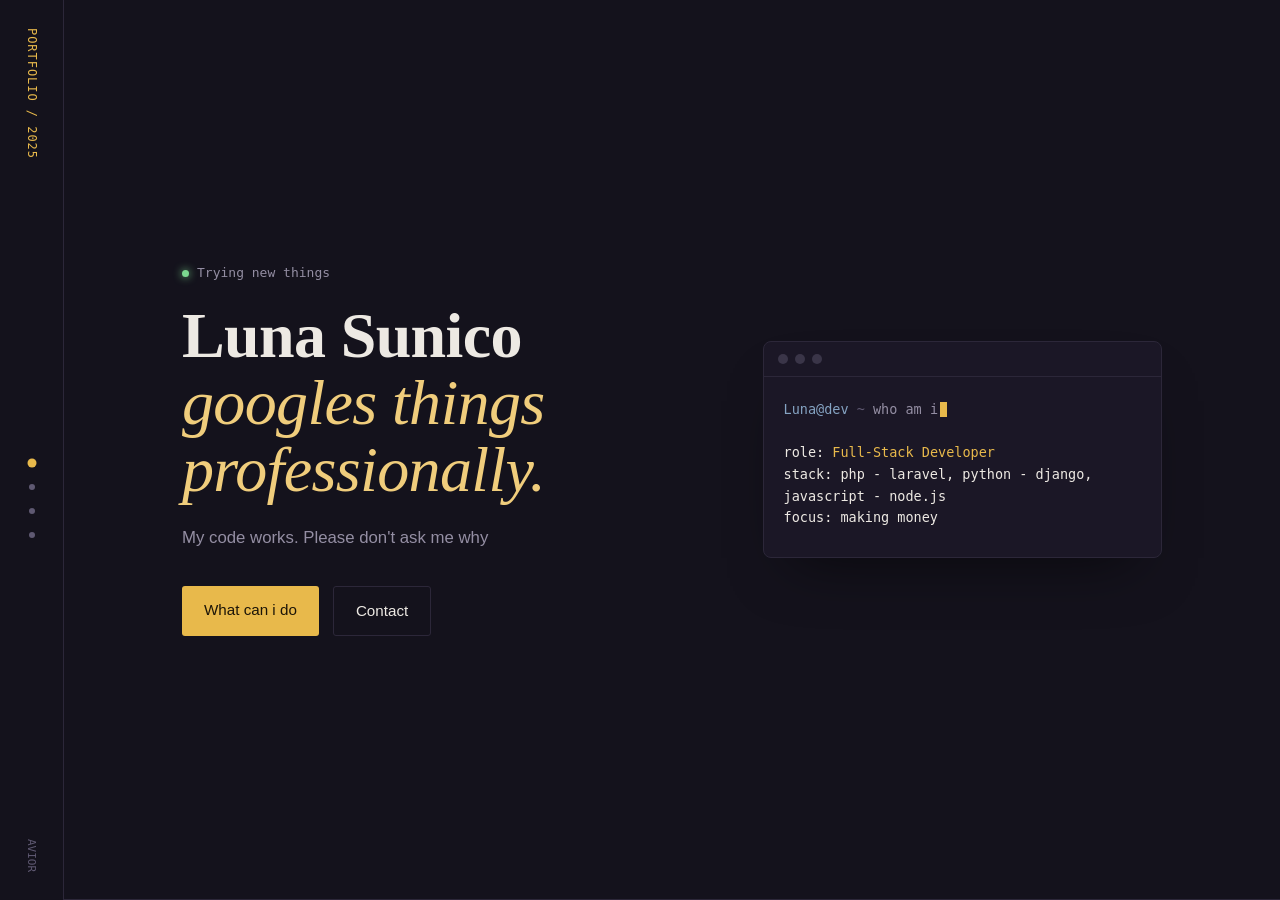
<file: index.html>
<!DOCTYPE html>
<html lang="en">
<head>
<meta charset="UTF-8">
<meta name="viewport" content="width=device-width, initial-scale=1.0">
<title>Luna Sunico — Portfolio</title>
<link rel="stylesheet" href="ooof.css">
</head>

<body>

<div class="shell">
  <nav class="rail" aria-label="Section index">
    <span class="rail-mark">PORTFOLIO / 2025</span>
    <div class="rail-dots">
      <button data-target="hero" class="active" aria-label="Go to Intro"></button>
      <button data-target="about" aria-label="Go to About"></button>
      <button data-target="projects" aria-label="Go to Projects"></button>
      <button data-target="contact" aria-label="Go to Contact"></button>
    </div>
    <span class="rail-foot">AVIOR</span>
  </nav>

  <div class="snap" id="snap">

    <section id="hero">
      <div class="wrap">
        <div>
          <p class="hero-eyebrow"><span class="dot"></span>Trying new things</p>
          <h1 class="name">Luna Sunico<br><em>googles things professionally.</em></h1>
          <p class="hero-desc">My code works. Please don't ask me why</p>
          <div class="hero-actions">
            <a class="btn btn-primary" href="#projects">What can i do</a>
            <a class="btn btn-ghost" href="#contact">Contact</a>
          </div>
        </div>
        <div class="terminal" aria-hidden="true">
          <div class="terminal-bar"><span></span><span></span><span></span></div>
          <div class="terminal-body">
            <div><span class="prompt">Luna@dev</span><span class="muted"> ~ </span><span class="type-line"> who am i</span><span class="caret"></span></div>
            <br>
            <div class="out">role: <span style="color:var(--accent)">Full-Stack Developer</span></div>
            <div class="out">stack: php - laravel, python - django, javascript - node.js</div>
            <div class="out">focus: making money</div>
          </div>
        </div>
      </div>
    </section>

    <section id="about">
      <div class="wrap">
        <div>
          <p class="label">01 / About</p>
        </div>
        <div>
          <div class="about-copy">
            <p>I specialize in turning caffeine and Stack Overflow answers into functional software, mostly by hitting save until all the red squiggly lines disappear.</p>
            <p>Off the clock, I spend my time rewriting my personal portfolio for the fifth time and turning ideas into solutions.</p>
            <p>All kidding aside, here are my core skills</p>
          </div>
          <div class="skills">
            <span class="skill">Laravel</span>
            <span class="skill">PHP</span>
            <span class="skill">Django</span>
            <span class="skill">Node.js</span>
            <span class="skill">Python</span>
            <span class="skill">API</span>
            <span class="skill">MySQL</span>
          </div>
        </div>
      </div>
    </section>

    <section id="projects">
      <div class="wrap">
        <p class="label">02 / Projects</p>
        <div class="project-list">
          <a class="project" href="https://www.technology1.com/digital-transformation/education" target="_blank" rel="noopener">
            <span class="project-path">~/proj/01</span>
            <div>
              <h3 class="project-title">Software Engineer</h3>
              <p class="project-summary">I develop and maintain the core backend architecture for our cloud-hosted enterprise SaaS ERP solutions.</p>
              <div class="project-tags"><span>C#</span><span>Go</span><span>Terraform</span><span>Python</span></div>
            </div>
            <span class="project-link">View →</span>
          </a>
          <a class="project" href="https://dxc.com/" target="_blank" rel="noopener">
            <span class="project-path">~/proj/02</span>
            <div>
              <h3 class="project-title">IT Specialist</h3>
              <p class="project-summary">Manages hybrid, public, and private cloud environments, data architectures, and workplace technology solutions.</p>
              <div class="project-tags"><span>YAML</span><span>Pyspark</span><span>Powershell</span></div>
            </div>
            <span class="project-link">View →</span>
          </a>
          <a class="project" href="https://www.taskus.com/services/agentic-ai/" target="_blank" rel="noopener">
            <span class="project-path">~/proj/03</span>
            <div>
              <h3 class="project-title">AI tech</h3>
              <p class="project-summary">Offers data labeling, annotation, and data validation to help companies build and refine artificial intelligence and autonomous systems.</p>
              <div class="project-tags"><span>Pydantic</span><span>TypeScript</span><span>HTML</span></div>
            </div>
            <span class="project-link">View →</span>
          </a>
        </div>
      </div>
    </section>

    <section id="contact">
      <div class="wrap">
        <p class="label">03 / Contact</p>
        <h2 class="contact-head">Thank you for visiting my portfolio! I'm configured for 99.9% uptime whenever you are ready to connect.</h2>
        <div class="contact-links">
          <a href="mailto:aviorcy@gmail.com">aviorcy@gmail.com</a>
          <a href="https://github.com/aviorcy-design">GitHub</a>
          <a href="https://www.facebook.com/luna.aviory">Facebook</a>
          <a href="film.html">Resume</a>
        </div>
        <footer>© 2025 Luna Sunico. Built by hand.</footer>
      </div>
    </section>

  </div>
</div>

<script>
  // Sync the rail dots with whichever section is currently snapped into view,
  // and let clicking a dot scroll to that section.
  const snapEl = document.getElementById('snap');
  const sections = [...document.querySelectorAll('section')];
  const dots = [...document.querySelectorAll('.rail-dots button')];

  dots.forEach(dot => {
    dot.addEventListener('click', () => {
      const target = document.getElementById(dot.dataset.target);
      if (target) target.scrollIntoView({ behavior: 'smooth' });
    });
  });

  if ('IntersectionObserver' in window) {
    const io = new IntersectionObserver((entries) => {
      entries.forEach(entry => {
        if (entry.isIntersecting) {
          const id = entry.target.id;
          dots.forEach(d => d.classList.toggle('active', d.dataset.target === id));
        }
      });
    }, { root: snapEl, threshold: 0.6 });
    sections.forEach(s => io.observe(s));
  }
</script>

</body>
</html>
</file>
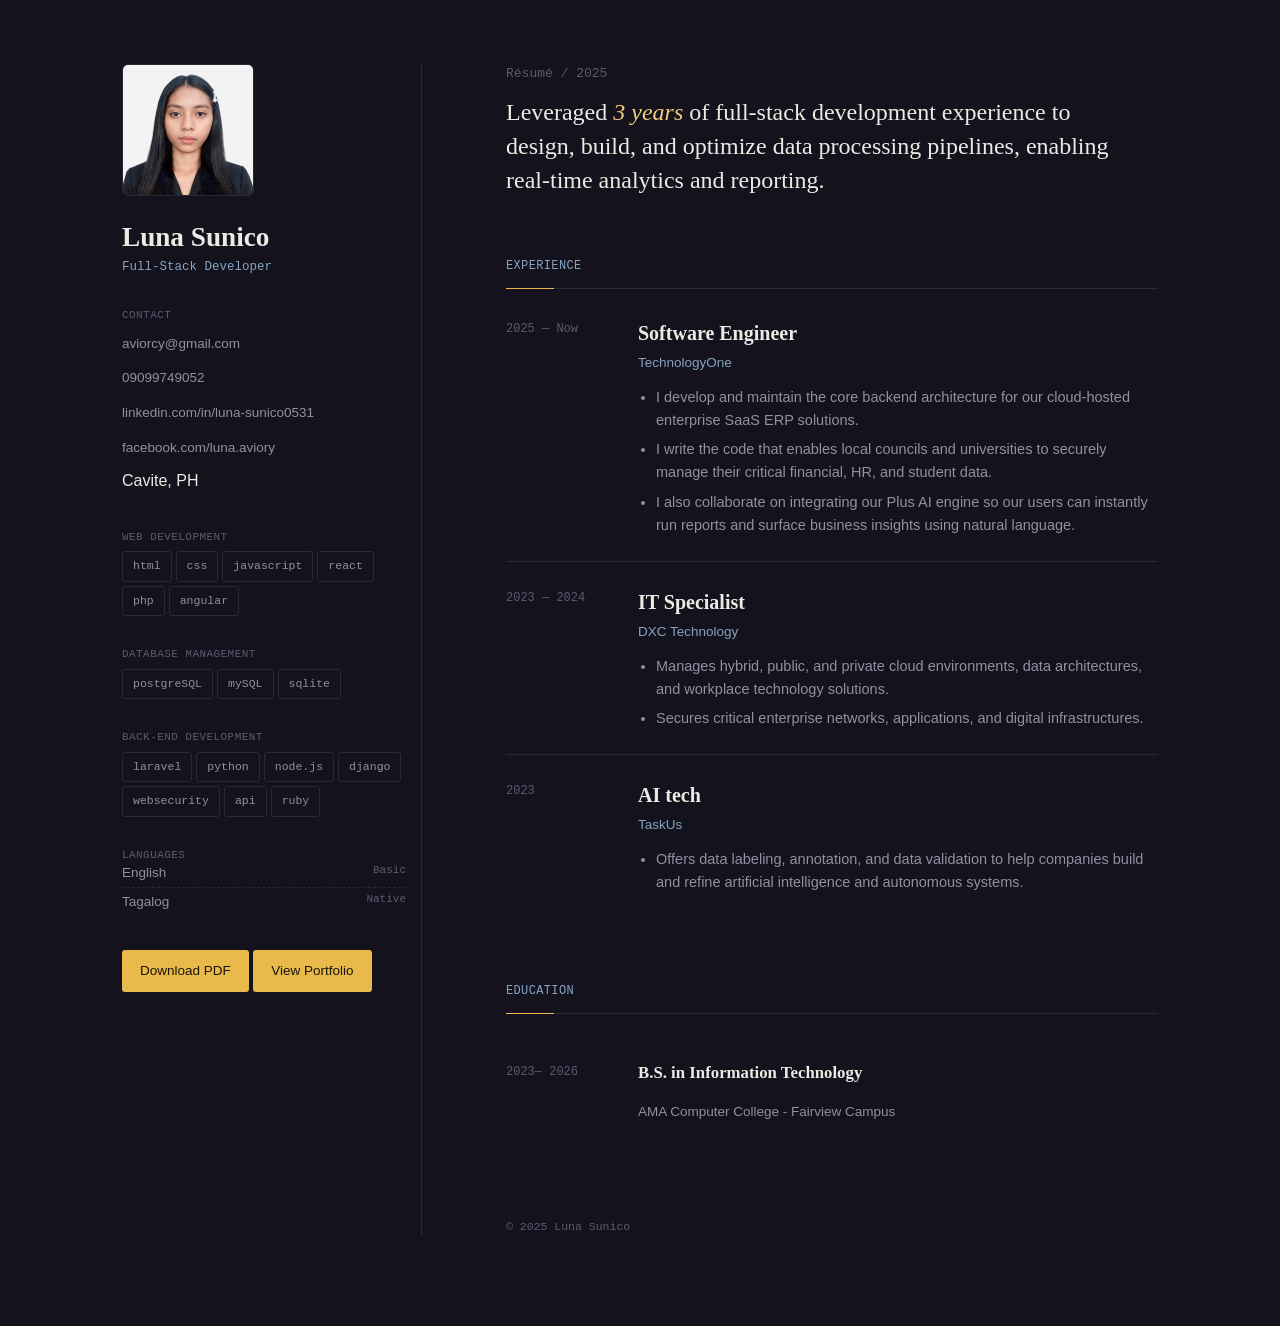
<file: film.html>
<!DOCTYPE html>
<html lang="en">
<head>
    <meta charset="UTF-8">
    <meta name="viewport" content="width=device-width, initial-scale=1.0">
    <title>Luna Sunico — Résumé</title>
    <link rel="stylesheet" href="film.css">

</head>
<body>
  <div class="container">
    <div class="background"></div>
    <div class="overlay"></div>
  </div>
<div class="page">

  <aside class="sidebar">
    <div class="avatar" tabindex="0">
      <div class="flip-inner">
        <div class="flip-face flip-front">
          <img src="Resumeformal.jpg" alt="Luna Sunico">
        </div>
        <div class="flip-face flip-back">
          <img src="ChibiResume.png" alt="Luna Sunico">
        </div>
      </div>
    </div>

    <h1 class="side-name">Luna Sunico</h1>
    <p class="side-role">Full-Stack Developer</p>

   <div class="side-block">
      <p class="side-label">CONTACT</p>
      <ul class="contact-list">
        <li><a href="mailto:aviorcy@gmail.com">aviorcy@gmail.com</a></li>
        <li><a href="tel:+639099749052">09099749052</a></li>
        <li><a href="https://linkedin.com/in/luna-sunico0531" target="_blank">linkedin.com/in/luna-sunico0531</a></li>
        <li><a href="https://www.facebook.com/luna.aviory" target="_blank">facebook.com/luna.aviory</a></li>
        <li>Cavite, PH</li>
      </ul>
    </div>

     <div class="side-1block">
      <p class="side-label">WEB DEVELOPMENT</p>
      <div class="skill-list">
        <span>html</span>
        <span>css</span>
        <span>javascript</span>
        <span>react</span>
        <span>php</span>
        <span>angular</span>
      </div>


    <div class="side-2block">
      <p class="side-label">DATABASE MANAGEMENT</p>
      <div class="skill-list">
        <span>postgreSQL</span>
        <span>mySQL</span>
        <span>sqlite</span>
      </div>


       <div class="side-3block">
      <p class="side-label">BACK-END DEVELOPMENT</p>
      <div class="skill-list">
        <span>laravel</span>
        <span>python</span>
        <span>node.js</span>
        <span>django</span>
        <span>websecurity</span>
        <span>api</span>
        <span>ruby</span>
      </div>


    <div class="side-block">
      <p class="side-label">LANGUAGES</p>
      <ul class="lang-list">
        <li>English <em>Basic</em></li>
        <li>Tagalog <em>Native</em></li>
      </ul>
    </div>

    <a class="downloadBtn" href="whatisgoingonresume.pdf" download="Luna_Sunico_Resume.pdf"> Download PDF</a>
   <a class="downloadBtn" href="index.html" target="_blank" rel="noopener noreferrer"> View Portfolio</a>
  </aside>
  
  <main class="main">
    <p class="intro-line">Résumé / 2025</p>
    <p class="summary"> Leveraged  <em>3 years</em> of full-stack development experience to design, build, and optimize data processing pipelines, enabling real-time analytics and reporting.</p>

    <section class="timeline">
      <p class="section-title">EXPERIENCE</p>

      <div class="entry reveal">
        <div class="entry-date">2025 — Now</div>
        <div>
          <h3 class="entry-role">Software Engineer</h3>
          <p class="entry-org">TechnologyOne</p>
          <ul>
            <li>I develop and maintain the core backend architecture for our cloud-hosted enterprise SaaS ERP solutions.</li>
            <li>I write the code that enables local councils and universities to securely manage their critical financial, HR, and student data.</li>
            <li>I also collaborate on integrating our Plus AI engine so our users can instantly run reports and surface business insights using natural language.</li>
          </ul>
        </div>
      </div>

      <div class="entry reveal">
        <div class="entry-date">2023 — 2024</div>
        <div>
          <h3 class="entry-role">IT Specialist</h3>
          <p class="entry-org"> DXC Technology</p>
          <ul>
            <li>Manages hybrid, public, and private cloud environments, data architectures, and workplace technology solutions.</li>
            <li>Secures critical enterprise networks, applications, and digital infrastructures.</li>
          </ul>
        </div>
      </div>

      <div class="entry reveal">
        <div class="entry-date">2023</div>
        <div>
          <h3 class="entry-role">AI tech</h3>
          <p class="entry-org">TaskUs</p>
          <ul>
            <li>Offers data labeling, annotation, and data validation to help companies build and refine artificial intelligence and autonomous systems.</li>
          </ul>
        </div>
      </div>
    </section>

    <section class="timeline">
      <p class="section-title">EDUCATION</p>

      <div class="edu-entry reveal">
        <div class="entry-date">2023— 2026</div>
        <div>
          <h3 class="edu-degree">B.S. in Information Technology</h3>
          <p class="edu-school">AMA Computer College - Fairview Campus</p>
        </div>
      </div>  
    </section>


    <footer>© 2025 Luna Sunico</footer>
  </main>

  <script>
  const revealEls = document.querySelectorAll('.reveal');
  if ('IntersectionObserver' in window && !window.matchMedia('(prefers-reduced-motion: reduce)').matches) {
    const io = new IntersectionObserver((entries) => {
      entries.forEach((entry, i) => {
        if (entry.isIntersecting) {
          setTimeout(() => entry.target.classList.add('in-view'), i * 60);
          io.unobserve(entry.target);
        }
      });
    }, { threshold: 0.15, rootMargin: '0px 0px -40px 0px' });
    revealEls.forEach(el => io.observe(el));
  } else {
    revealEls.forEach(el => el.classList.add('in-view'));
  }
</script>

</body>
</html>
</file>
<file: ooof.css>
:root{
    --bg: #14121c;
    --panel: #1b1726;
    --text: #ede9e3;
    --text-dim: #948ea3;
    --text-faint: #5f5972;
    --accent: #e8b94b;
    --accent-soft: #f0cd7c;
    --accent-2: #85a3c2;
    --line: #2c2739;
    --serif: 'Fraunces', serif;
    --sans: 'Inter', sans-serif;
    --mono: 'JetBrains Mono', monospace;
  }

  *{ box-sizing: border-box; }

  html, body{
    height: 100%;
    margin: 0;
    overflow: hidden;
  }

  body{
    background: var(--bg);
    color: var(--text);
    font-family: var(--sans);
    line-height: 1.6;
    -webkit-font-smoothing: antialiased;
  }
  a{ color: inherit; }
  ::selection{ background: var(--accent); color: var(--bg); }

  @media (prefers-reduced-motion: reduce){
    *{ animation-duration: 0.001ms !important; transition-duration: 0.001ms !important; }
    .snap{ scroll-behavior: auto !important; }
  }
  a:focus-visible, button:focus-visible{ outline: 2px solid var(--accent); outline-offset: 3px; }

  @keyframes fadeUp{
    from{ opacity: 0; transform: translateY(16px); }
    to{ opacity: 1; transform: translateY(0); }
  }
  @keyframes blink{ 50%{ opacity: 0; } }
  @keyframes type{ to { width: 27ch; } }

  .shell{
    height: 100%;
    display: grid;
    grid-template-columns: 64px 1fr;
  }

  .rail{
    height: 100%;
    display: flex;
    flex-direction: column;
    align-items: center;
    justify-content: space-between;
    padding: 28px 0;
    border-right: 1px solid var(--line);
  }
  .rail-mark{
    font-family: var(--mono);
    font-size: 12px;
    color: var(--accent);
    writing-mode: vertical-rl;
    letter-spacing: 0.08em;
  }
  .rail-dots{ display: flex; flex-direction: column; gap: 18px; }
  .rail-dots button{
    width: 6px; height: 6px;
    border-radius: 50%;
    background: var(--text-faint);
    border: none;
    padding: 0;
    cursor: pointer;
    transition: background 0.2s ease, transform 0.2s ease;
  }
  .rail-dots button.active,
  .rail-dots button:hover,
  .rail-dots button:focus-visible{
    background: var(--accent);
    transform: scale(1.5);
  }
  .rail-foot{
    font-family: var(--mono);
    font-size: 11px;
    color: var(--text-faint);
    writing-mode: vertical-rl;
  }

  .snap{
    height: 100%;
    overflow-y: scroll;
    scroll-snap-type: y mandatory;
    scroll-behavior: smooth;
  }

  section{
    height: 100vh;
    scroll-snap-align: start;
    scroll-snap-stop: always;
    display: flex;
    flex-direction: column;
    justify-content: center;
    padding: 0 48px;
    border-bottom: 1px solid var(--line);
  }

  .wrap{ max-width: 980px; margin: 0 auto; width: 100%; }

  .label{
    font-family: var(--mono);
    font-size: 13px;
    color: var(--accent-2);
    margin: 0 0 18px;
  }

  #hero .wrap{
    display: grid;
    grid-template-columns: 1.2fr 0.9fr;
    gap: 48px;
    align-items: center;
  }
  .hero-eyebrow{
    font-family: var(--mono);
    font-size: 13px;
    color: var(--text-dim);
    margin: 0 0 20px;
    animation: fadeUp 0.6s ease both;
  }
  .hero-eyebrow .dot{
    display:inline-block; width:7px; height:7px; border-radius:50%;
    background: #7bd88f; margin-right: 8px; box-shadow: 0 0 8px #7bd88f;
  }
  h1.name{
    font-family: var(--serif);
    font-weight: 600;
    font-size: clamp(2.4rem, 5vw, 4rem);
    line-height: 1.04;
    margin: 0 0 22px;
    letter-spacing: -0.01em;
    animation: fadeUp 0.7s ease 0.08s both;
  }
  h1.name em{ font-style: italic; font-weight: 500; color: var(--accent-soft); }
  .hero-desc{
    font-size: 1.05rem;
    color: var(--text-dim);
    max-width: 46ch;
    margin: 0 0 34px;
    animation: fadeUp 0.7s ease 0.16s both;
  }
  .hero-actions{ display: flex; gap: 14px; flex-wrap: wrap; animation: fadeUp 0.7s ease 0.24s both; }

  .btn{
    font-family: var(--sans);
    font-weight: 500;
    font-size: 0.95rem;
    padding: 12px 22px;
    border-radius: 3px;
    text-decoration: none;
    display: inline-block;
    transition: transform 0.15s ease, background 0.15s ease, border-color 0.15s ease;
  }
  .btn-primary{ background: var(--accent); color: #1c1508; }
  .btn-primary:hover{ transform: translateY(-1px); background: var(--accent-soft); }
  .btn-ghost{ border: 1px solid var(--line); color: var(--text); }
  .btn-ghost:hover{ border-color: var(--accent-2); transform: translateY(-1px); }

  .terminal{
    background: var(--panel);
    border: 1px solid var(--line);
    border-radius: 8px;
    overflow: hidden;
    box-shadow: 0 30px 60px -30px rgba(0,0,0,0.6);
    animation: fadeUp 0.7s ease 0.2s both;
  }
  .terminal-bar{ display:flex; gap:7px; padding: 12px 14px; border-bottom: 1px solid var(--line); }
  .terminal-bar span{ width:10px; height:10px; border-radius:50%; background: #3a3548; }
  .terminal-body{ padding: 22px 20px 28px; font-family: var(--mono); font-size: 13.5px; color: var(--text-dim); }
  .terminal-body .prompt{ color: var(--accent-2); }
  .terminal-body .out{ color: var(--text); }
  .terminal-body .muted{ color: var(--text-faint); }
  .caret{ display:inline-block; width: 7px; height: 15px; background: var(--accent); margin-left: 2px; animation: blink 1.1s steps(1) infinite; vertical-align: text-bottom; }
  .type-line{ overflow: hidden; white-space: nowrap; width: 0; animation: type 1.4s steps(28) 0.5s forwards; }

  #about .wrap{ display: grid; grid-template-columns: 0.8fr 1.2fr; gap: 56px; }
  .about-copy p{ font-size: 1.02rem; color: var(--text-dim); max-width: 62ch; margin: 0 0 18px; }
  .about-copy strong{ color: var(--text); font-weight: 600; }
  .skills{ display: flex; flex-wrap: wrap; gap: 10px; margin-top: 28px; }
  .skill{
    font-family: var(--mono); font-size: 12.5px; color: var(--text-dim);
    border: 1px solid var(--line); padding: 6px 12px; border-radius: 3px;
    transition: transform 0.18s ease, color 0.18s ease, border-color 0.18s ease;
  }
  .skill:hover{ transform: translateY(-2px); color: var(--accent-soft); border-color: var(--accent-2); }

  .project-list{ border-top: 1px solid var(--line); }
  .project{
    border-bottom: 1px solid var(--line);
    padding: 22px 0;
    display: grid;
    grid-template-columns: 120px 1fr auto;
    gap: 20px;
    align-items: start;
    cursor: pointer;
    text-decoration: none;
    color: inherit;
    transition: transform 0.2s ease;
  }
  .project:hover{ transform: translateX(4px); }
  .project-path{ font-family: var(--mono); font-size: 12px; color: var(--text-faint); padding-top: 4px; }
  .project-title{ font-family: var(--serif); font-size: 1.3rem; font-weight: 600; margin: 0 0 6px; transition: color 0.15s ease; }
  .project:hover .project-title{ color: var(--accent-soft); }
  .project-summary{ color: var(--text-dim); max-width: 58ch; margin: 0; font-size: 0.94rem; }
  .project-tags{ display:flex; gap:8px; margin-top: 10px; flex-wrap: wrap; }
  .project-tags span{ font-family: var(--mono); font-size: 11px; color: var(--accent-2); }
  .project-tags span::before{ content: '#'; opacity: 0.6; margin-right: 2px; }
  .project-link{ font-family: var(--mono); font-size: 12px; color: var(--text-dim); align-self: center; white-space: nowrap; padding-top: 4px; }
  .project:hover .project-link{ color: var(--accent); }

  .contact-head{
    font-family: var(--serif);
    font-weight: 600;
    font-size: clamp(1.9rem, 3.8vw, 2.9rem);
    max-width: 18ch;
    margin: 0 0 30px;
    line-height: 1.1;
  }
  .contact-links{ display: flex; gap: 8px; flex-wrap: wrap; font-family: var(--mono); font-size: 14px; }
  .contact-links a{
    text-decoration: none; color: var(--text-dim);
    border: 1px solid var(--line); padding: 10px 16px; border-radius: 3px;
    transition: color 0.15s ease, border-color 0.15s ease;
  }
  .contact-links a:hover{ color: var(--accent); border-color: var(--accent-2); }
  footer{ margin-top: 40px; font-family: var(--mono); font-size: 11px; color: var(--text-faint); }

  @media (max-width: 860px){
    html, body{ overflow: auto; }
    .shell{ grid-template-columns: 1fr; }
    .rail{ display: none; }
    .snap{ height: auto; overflow: visible; scroll-snap-type: none; }
    section{ height: auto; min-height: 100vh; padding: 70px 22px; }
    #hero .wrap, #about .wrap{ grid-template-columns: 1fr; }
    .project{ grid-template-columns: 1fr; }
  }
</file>
<file: film.css>
:root{
    --bg: #14121c;
    --panel: #1b1726;
    --panel-2: #1f1a2c;
    --text: #ede9e3;
    --text-dim: #948ea3;
    --text-faint: #5f5972;
    --accent: #e8b94b;
    --accent-soft: #f0cd7c;
    --accent-2: #85a3c2;
    --line: #2c2739;
    --serif: 'Fraunces', serif;
    --sans: 'Inter', sans-serif;
    --mono: 'JetBrains Mono', monospace;
  }

  * { box-sizing: border-box; }

  body{
    margin: 0;
    background: var(--bg);
    color: var(--text);
    font-family: var(--sans);
    line-height: 1.6;
    -webkit-font-smoothing: antialiased;
  }
  a{ color: inherit; }
  ::selection{ background: var(--accent); color: var(--bg); }

  @media (prefers-reduced-motion: reduce){
    *{ animation-duration: 0.001ms !important; transition-duration: 0.001ms !important; }
  }
  a:focus-visible, button:focus-visible{ outline: 2px solid var(--accent); outline-offset: 3px; }

  /* ---------------- animation keyframes ---------------- */
  @keyframes fadeUp{
    from{ opacity: 0; transform: translateY(14px); }
    to{ opacity: 1; transform: translateY(0); }
  }
  @keyframes popIn{
    from{ opacity: 0; transform: scale(0.9); }
    to{ opacity: 1; transform: scale(1); }
  }
  @keyframes drawLine{
    from{ transform: scaleX(0); }
    to{ transform: scaleX(1); }
  }

  .reveal{
    opacity: 0;
    transform: translateY(18px);
    transition: opacity 0.6s ease, transform 0.6s ease;
  }
  .reveal.in-view{
    opacity: 1;
    transform: translateY(0);
  }

  .page{
    max-width: 1100px;
    margin: 0 auto;
    padding: 64px 32px 90px;
    display: grid;
    grid-template-columns: 300px 1fr;
    gap: 40px;
  }

  .sidebar{
    border-right: 1px solid var(--line);
    padding-right: 15px;
    animation: fadeUp 0.7s ease both;
  }

  .avatar{
    width: 132px;
    height: 132px;
    margin-bottom: 26px;
    perspective: 900px;
    animation: popIn 0.6s cubic-bezier(0.2, 0.8, 0.3, 1.2) 0.1s both;
  }

  .flip-inner{
    position: relative;
    width: 100%;
    height: 100%;
    transition: transform 0.9s cubic-bezier(0.4, 0.1, 0.2, 1);
    transform-style: preserve-3d;
  }
  .avatar:hover .flip-inner,
  .avatar:focus-within .flip-inner{
    transform: rotateY(180deg);
  }

  .flip-face{
    position: absolute;
    inset: 0;
    border-radius: 6px;
    border: 1px solid var(--line);
    overflow: hidden;
    backface-visibility: hidden;
    display: flex;
    align-items: center;
    justify-content: center;
    background: linear-gradient(155deg, #2a2438, #1c1828);
  }
  .flip-face img{
    width: 100%;
    height: 100%;
    object-fit: cover;
    display: block;
  }
  .flip-back{
    transform: rotateY(180deg);
    background: linear-gradient(155deg, #24304a, #1a2233);
  }
  .avatar-initials{
    font-family: var(--serif);
    font-size: 2.6rem;
    font-weight: 600;
    color: var(--accent-soft);
  }

  .side-name{
    font-family: var(--serif);
    font-weight: 600;
    font-size: 1.7rem;
    margin: 0 0 4px;
    line-height: 1.15;
    animation: fadeUp 0.6s ease 0.15s both;
  }
  .side-role{
    font-family: var(--mono);
    font-size: 12.5px;
    color: var(--accent-2);
    margin: 0 0 26px;
    animation: fadeUp 0.6s ease 0.22s both;
  }

  .side-block{ margin-bottom: 35px; animation: fadeUp 0.6s ease both; }
  .side-block:nth-of-type(1){ animation-delay: 0.28s; }
  .side-block:nth-of-type(2){ animation-delay: 0.34s; }
  .side-block:nth-of-type(3){ animation-delay: 0.4s; }
  .side-label{
    font-family: var(--mono);
    font-size: 11px;
    letter-spacing: 0.04em;
    color: var(--text-faint);
    margin: 30px 0 5px;
  }

  .contact-list{
    list-style: none;
    padding: 0;
    margin: 0;
    display: flex;
    flex-direction: column;
    gap: 9px;
  }
  .contact-list a{
    text-decoration: none;
    font-size: 13.5px;
    color: var(--text-dim);
    transition: color 0.15s ease;
  }
  .contact-list a:hover{ color: var(--accent); }
  
  .skill-list{
    display: flex;
    flex-wrap: wrap;
    gap: 4px;
  }
  .skill-list span{
    margin: 0px 0 0;
    font-family: var(--mono);
    font-size: 11.5px;
    color: var(--text-dim);
    border: 1px solid var(--line);
    padding: 5px 10px;
    border-radius: 3px;
    transition: transform 0.18s ease, color 0.18s ease, border-color 0.18s ease;
  }
  .skill-list span:hover{
    transform: translateY(-2px);
    color: var(--accent-soft);
    border-color: var(--accent-2);
  }

  .lang-list{
    list-style: none;
    padding: 0;
    margin: -10px 0 0;
    font-size: 13.5px;
    color: var(--text-dim);
  }
  .lang-list li{
    display: flex;
    justify-content: space-between;
    padding: 3px 0;
    border-bottom: 1px dashed var(--line);
  }
  .lang-list li:last-child{ border-bottom: none; }
  .lang-list em{
    font-style: normal;
    font-family: var(--mono);
    font-size: 11px;
    color: var(--text-faint);
  }

  .downloadBtn{
    display: inline-block;
    font-family: var(--sans);
    font-weight: 500;
    font-size: 13.5px;
    color: #1c1508;
    background: var(--accent);
    padding: 10px 18px;
    border-radius: 3px;
    text-decoration: none;
    transition: background 0.15s ease, transform 0.15s ease, box-shadow 0.15s ease;
    animation: fadeUp 0.6s ease 0.46s both;
  }
  .downloadBtn:hover{
    background: var(--accent-soft);
    transform: translateY(-2px);
    box-shadow: 0 10px 24px -10px rgba(232, 185, 75, 0.5);
  }

  .main{
    padding-left: 44px;
  }

  .intro-line{
    font-family: var(--mono);
    font-size: 13px;
    color: var(--text-faint);
    margin: 0 0 10px;
    animation: fadeUp 0.6s ease 0.2s both;
  }
  .summary{
    font-family: var(--serif);
    font-size: 1.5rem;
    font-weight: 500;
    line-height: 1.42;
    max-width: 52ch;
    margin: 0 0 60px;
    color: var(--text);
    animation: fadeUp 0.7s ease 0.3s both;
  }
  .summary em{ font-style: italic; color: var(--accent-soft); }

  .section-title{
    font-family: var(--mono);
    font-size: 12px;
    letter-spacing: 0.03em;
    color: var(--accent-2);
    margin: 0 0 28px;
    padding-bottom: 12px;
    border-bottom: 1px solid var(--line);
    position: relative;
  }
  .section-title::after{
    content: '';
    position: absolute;
    left: 0; bottom: -1px;
    width: 48px;
    height: 1px;
    background: var(--accent);
    transform-origin: left;
    animation: drawLine 0.7s ease both;
    animation-timeline: view();
    animation-range: entry 0% cover 25%;
  }

  .timeline{
    margin-bottom: 64px;
  }
  .entry{
    display: grid;
    grid-template-columns: 108px 1fr;
    gap: 24px;
    padding: 24px 0;
    border-bottom: 1px solid var(--line);
    transition: transform 0.25s ease;
  }
  .entry:hover{ transform: translateX(4px); }
  .entry:first-of-type{ padding-top: 0; }
  .entry:last-of-type{ border-bottom: none; }

  .entry-date{
    font-family: var(--mono);
    font-size: 12px;
    color: var(--text-faint);
    padding-top: 3px;
  }
  .entry-role{
    font-family: var(--serif);
    font-size: 1.25rem;
    font-weight: 600;
    margin: 0 0 3px;
  }
  .entry-org{
    font-size: 13.5px;
    color: var(--accent-2);
    margin: 0 0 12px;
  }
  .entry ul{
    margin: 0;
    padding-left: 18px;
    color: var(--text-dim);
    font-size: 14.5px;
  }
  .entry li{ margin-bottom: 6px; }
  .entry li:last-child{ margin-bottom: 0; }

  .edu-entry{
    display: grid;
    grid-template-columns: 108px 1fr;
    gap: 24px;
    padding: 18px 0;
    border-bottom: 1px solid var(--line);
  }
  .edu-entry:last-child{ border-bottom: none; }
  .edu-degree{
    font-family: var(--serif);
    font-weight: 600;
    font-size: 1.05rem;
    margin: 0 0 3px;
  }
  .edu-school{
    font-size: 13.5px;
    color: var(--text-dim);
  }

  footer{
    padding-top: 0px;
    font-family: var(--mono);
    font-size: 11.5px;
    color: var(--text-faint);
  }

  @media (max-width: 900px){
    .page{
      padding: 48px 24px 70px;
      gap: 28px;
    }
  }
 
  /* Stack sidebar above main content */
  @media (max-width: 720px){
    .page{
      grid-template-columns: 1fr;
      padding: 36px 20px 60px;
      gap: 0;
    }
 
    .sidebar{
      border-right: none;
      border-bottom: 1px solid var(--line);
      padding-right: 0;
      padding-bottom: 32px;
      margin-bottom: 32px;
      text-align: center;
    }
 
    .avatar{
      margin: 0 auto 20px;
    }
 
    .side-block{
      text-align: left;
    }
 
    .contact-list{
      align-items: flex-start;
    }
 
    .skill-list{
      justify-content: flex-start;
    }
 
    .side-btn-row{
      flex-direction: row;
      flex-wrap: wrap;
      justify-content: center;
    }
    .side-btn-row .downloadBtn{
      flex: 1 1 160px;
    }
 
    .main{
      padding-left: 0;
    }
 
    .summary{
      font-size: 1.25rem;
      max-width: none;
      margin-bottom: 40px;
    }
 
    .entry,
    .edu-entry{
      grid-template-columns: 1fr;
      gap: 6px;
      padding: 20px 0;
    }
    .entry-date{
      padding-top: 0;
      order: -1;
    }
  }
 
  /* Small phones */
  @media (max-width: 420px){
    .page{
      padding: 28px 16px 48px;
    }
    .side-name{ font-size: 1.45rem; }
    .summary{ font-size: 1.1rem; }
    .avatar{
      width: 108px;
      height: 108px;
    }
    .side-btn-row{
      flex-direction: column;
    }
    .side-btn-row .downloadBtn{
      width: 100%;
    }
    .entry-role{ font-size: 1.1rem; }
  }
</file>
